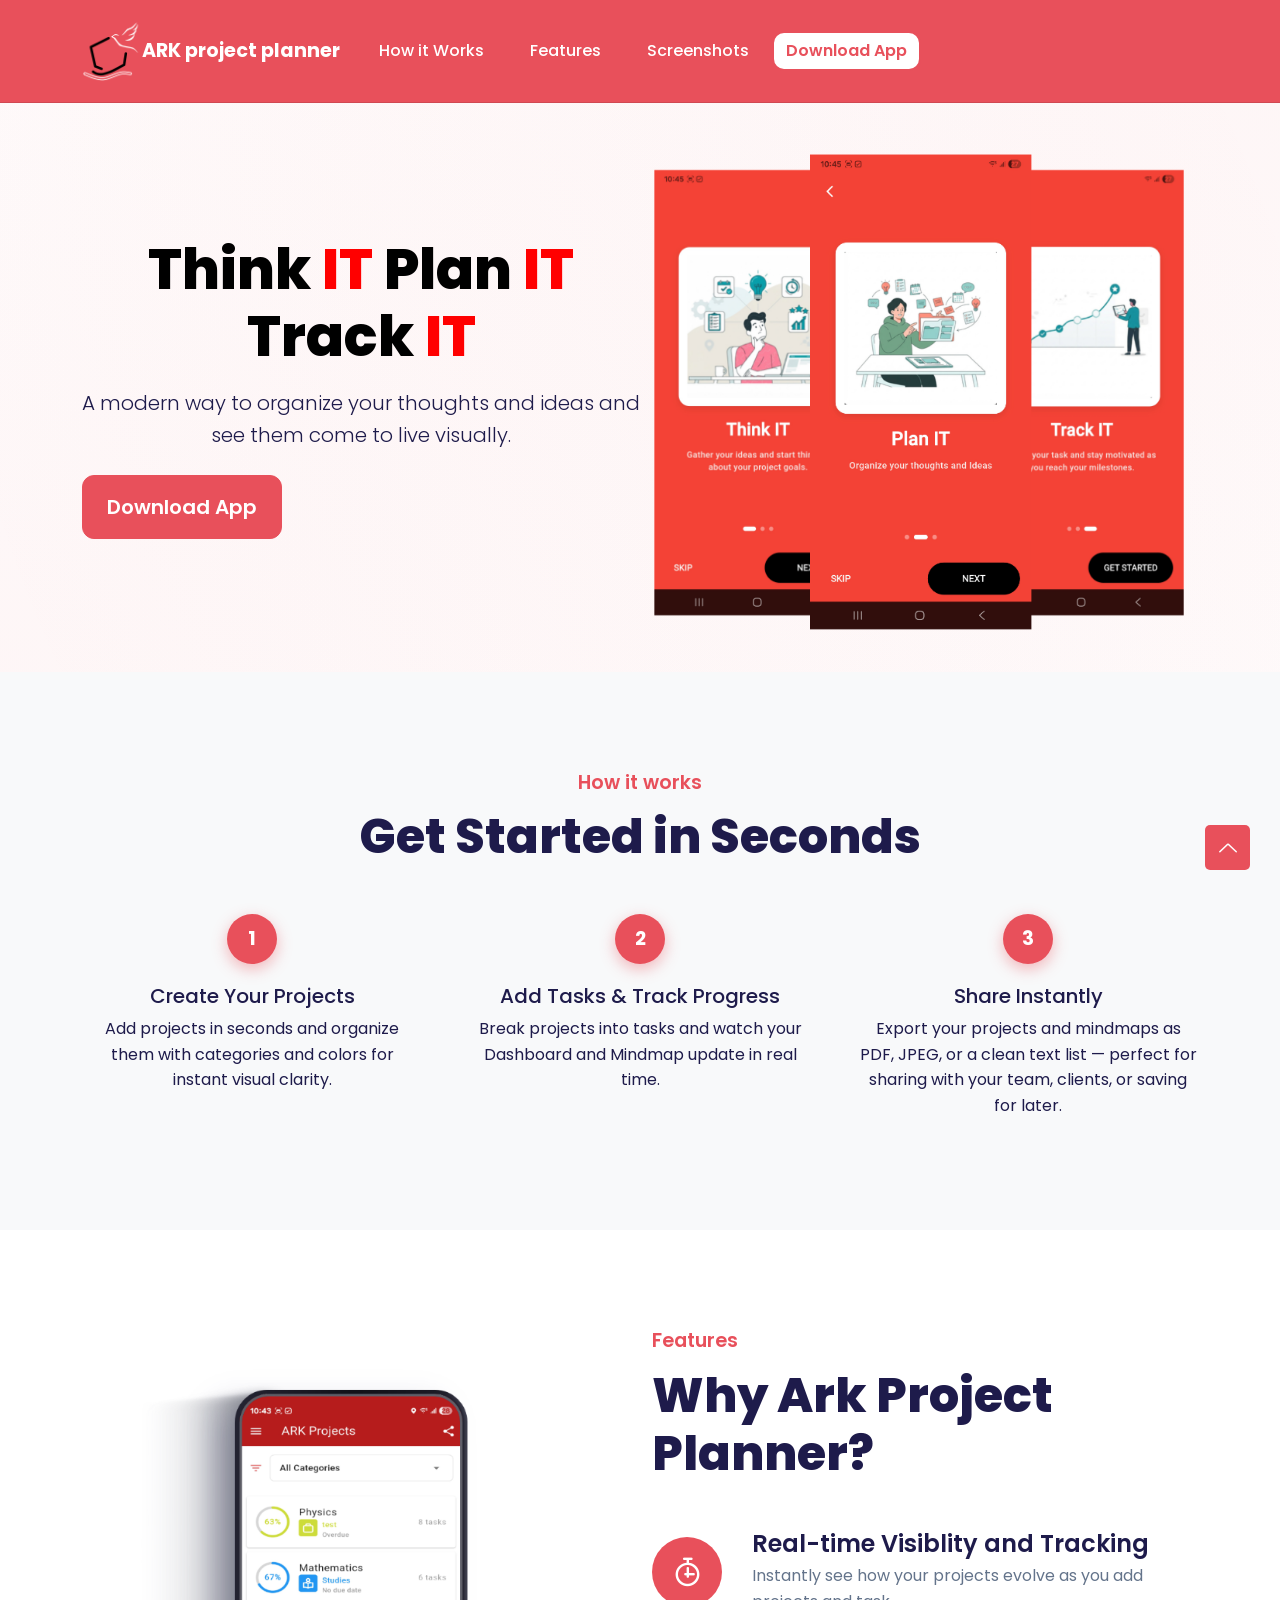
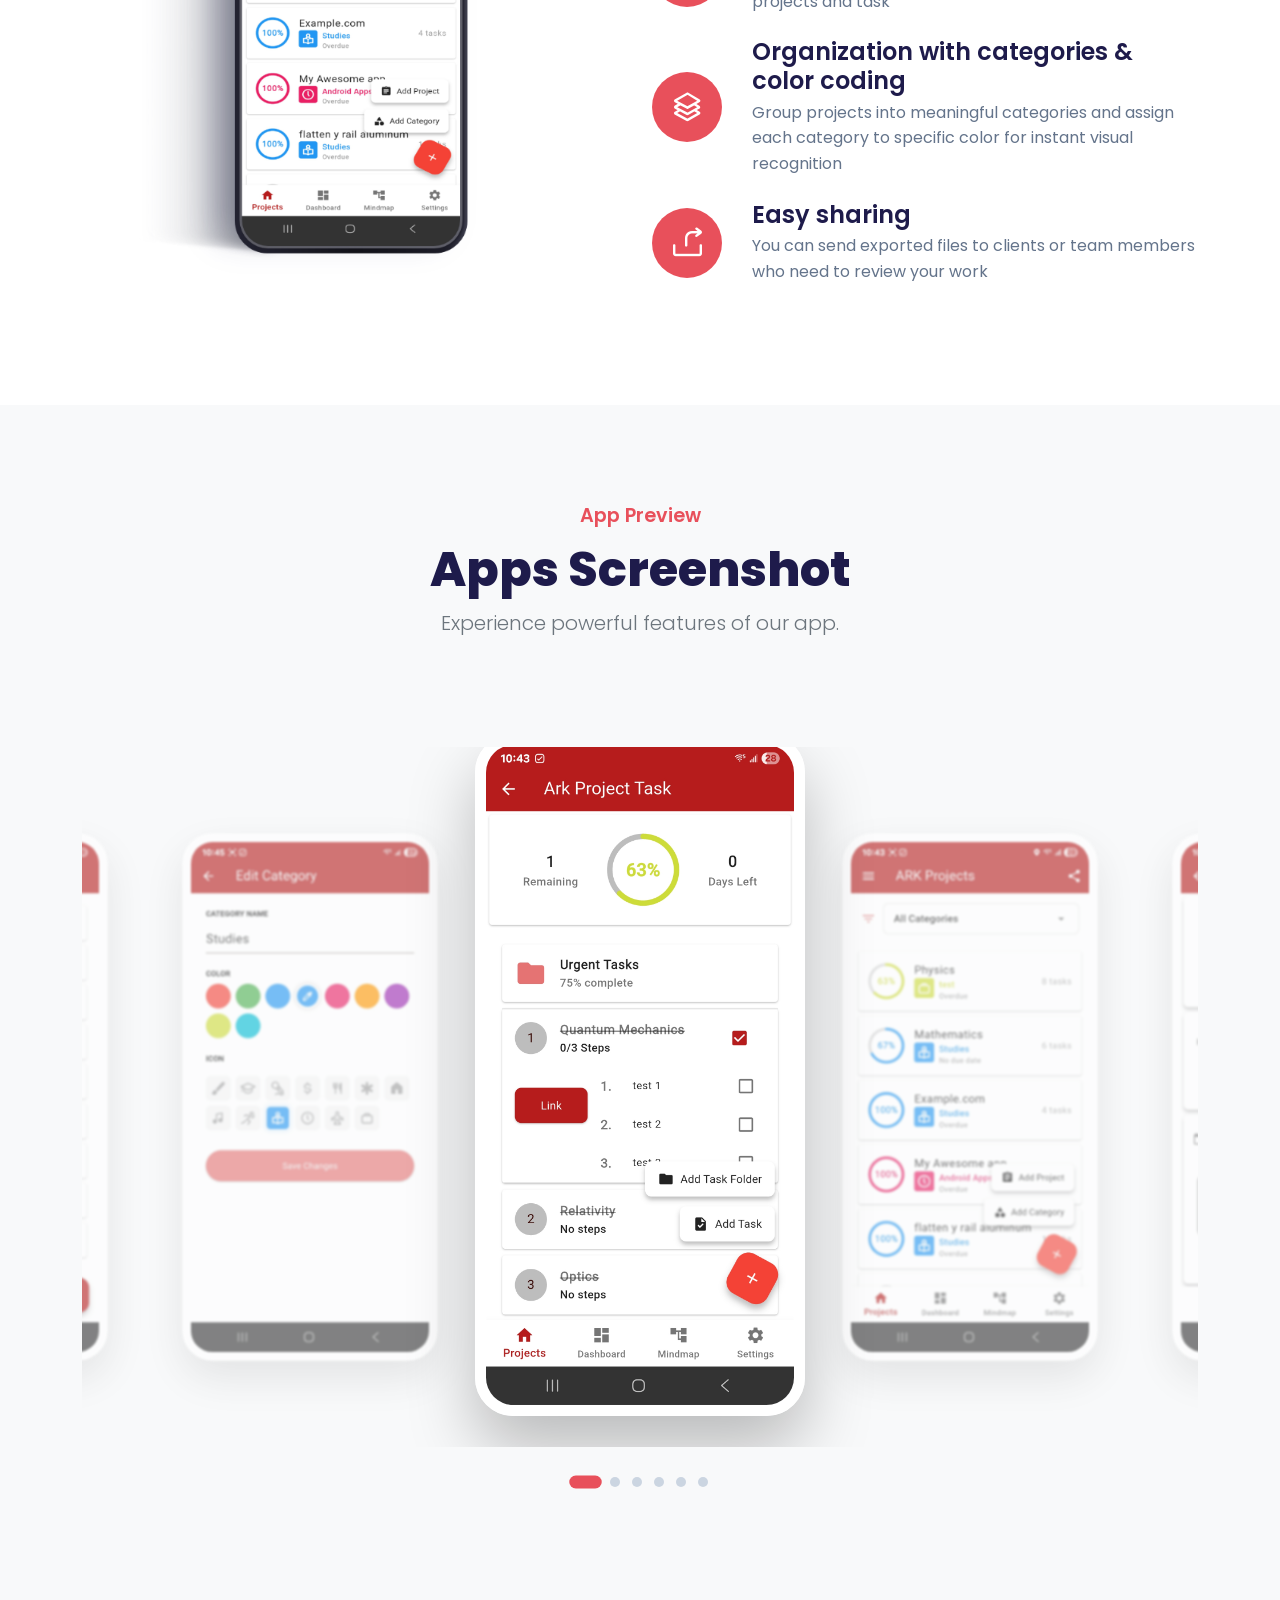
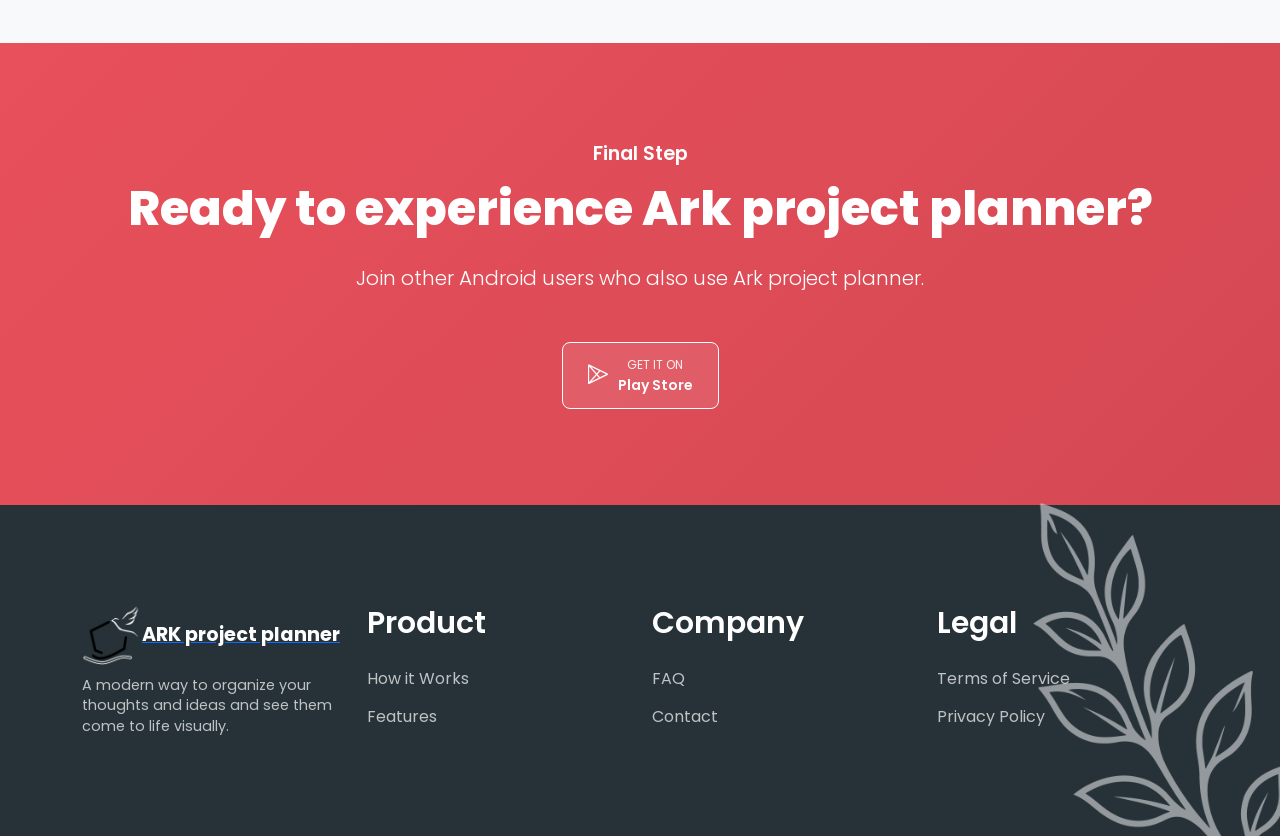
<file: index.html>
<!DOCTYPE html>
<html lang="en">
<head>
    <meta charset="UTF-8">
    <meta name="viewport" content="width=device-width, initial-scale=1.0">
    <title>ARKprojectplanner - Think IT Plan IT Track IT</title>
    <meta name="description" content="A modern way to organize your thoughts and ideas and see them come to life visually.">
    
    <!-- Google Fonts -->
    <link href="https://fonts.googleapis.com/css2?family=Poppins:wght@300;400;600;700&display=swap" rel="stylesheet">
    
    <!-- Bootstrap 5 CSS -->
    <link rel="stylesheet" href="assets/css/bootstrap-5.0.0-alpha-2.min.css">
    <!-- LineIcons -->
    <link rel="stylesheet" href="assets/css/LineIcons.2.0.css">
    <!-- Custom CSS -->
    <link rel="stylesheet" href="assets/css/main.css">
</head>
<body>

    <!-- Navigation -->
    <nav class="navbar navbar-expand-lg navbar-light sticky-top">
        <div class="container">
            <a class="navbar-brand d-flex align-items-center" href="#">
                <img src="assets/img/logo/arklogo.png" alt="ARK Logo" width="60" class="me-2">
                <span class="brand-name">ARK project planner</span>
            </a>
            <button class="navbar-toggler" type="button" data-bs-toggle="collapse" data-bs-target="#navbarNav">
                <span class="toggler-icon"></span>
                <span class="toggler-icon"></span>
                <span class="toggler-icon"></span>
            </button>
            <div class="collapse navbar-collapse" id="navbarNav">
                <ul class="navbar-nav ms-auto align-items-center">
                      <li class="nav-item"><a class="nav-link page-scroll" href="#how-it-works">How it Works</a></li>
                      <li class="nav-item"><a class="nav-link page-scroll" href="#features">Features</a></li>
                      <li class="nav-item"><a class="nav-link page-scroll" href="#screenshots">Screenshots</a></li>
                <li class="nav-item">
<a class="btn btn-primary nav-download-btn ms-lg-3" href="#download">Download App</a>
                    </li>
                </ul>
            </div>
        </div>
    </nav>

    <!-- Hero Section -->
    <section id="home" class="hero-section">
        <div class="container">
            <div class="row align-items-center g-0">
                <div class="col-lg-6">
                    <div class="hero-content text-center text-lg-start py-5">
                        <h1 class="display-4 fw-extra-bold mb-3"><span style="color: black;">Think</span> <span style="color: red;">IT</span> <span style="color: black;">Plan</span> <span style="color: red;">IT</span> <span style="color: black;">Track</span> <span style="color: red;">IT</span></h1>
                        <p class="lead mb-4"> A modern way to organize your thoughts and ideas and see them come to live visually.</p>
                        <div class="d-flex flex-column flex-sm-row justify-content-center justify-content-lg-start gap-3">
                            <a href="#download" class="btn btn-primary btn-lg px-4 py-3">Download App</a>
                        </div>
                    </div>
                </div>
                <div class="col-lg-6">
                    <div class="hero-img text-center">
                        <img src="assets/img/hero/Ark_Projects_Mockup_2.png" alt="Hero Image">
                    </div>
                </div>
            </div>
        </div>
    </section>
    
    <!-- How it Works -->
    <section id="how-it-works" class="py-5 bg-light">
        <div class="container py-5">
                <div class="text-center mb-5">
                    <span class="section-overline">How it works</span>
                    <h2 class="display-5 fw-extra-bold">Get Started in Seconds</h2>
            </div>
            <div class="row text-center g-5">
                <div class="col-md-4">
                    <div class="step-number">1</div>
                    <h5>Create Your Projects</h5>
                    <p>Add projects in seconds and organize them with categories and colors for instant visual clarity.</p>
                </div>
                <div class="col-md-4">
                    <div class="step-number">2</div>
                    <h5>Add Tasks & Track Progress</h5>
                    <p>Break projects into tasks and watch your Dashboard and Mindmap update in real time.</p>
                </div>
                <div class="col-md-4">
                    <div class="step-number">3</div>
                    <h5>Share Instantly</h5>
                    <p>Export your projects and mindmaps as PDF, JPEG, or a clean text list — perfect for sharing with your team, clients, or saving for later.</p>
                </div>
            </div>
        </div>
    </section>

<!-- Features Section -->
    <section id="features" class="py-5">
        <div class="container py-5">
            <div class="row align-items-center">
                <div class="col-lg-6 mb-5 mb-lg-0">
                        <div class="features-hero-img text-center">
                            <img src="assets/img/Features/Ark_Projects_Mockup_3.png" alt="Core Features Phone Mockup">
                        </div>
                </div>
                <div class="col-lg-6">
                    <div class="features-content text-start">
                        <span class="section-overline">Features</span>
                        <h2 class="display-5 fw-extra-bold mb-5">Why Ark Project Planner?</h2>
                        
                        <div class="feature-list">
                            <div class="feature-list-item d-flex align-items-center mb-4">
                                <div class="feature-list-icon">
                                    <i class="lni lni-timer"></i>
                                </div>
                                <div class="feature-text">
                                     <h4 class="mb-1">Real-time Visiblity and Tracking</h4>
                                     <p>Instantly see how your projects evolve as you add projects and task</p>
                                </div>
                            </div>
                            <div class="feature-list-item d-flex align-items-center mb-4">
                                <div class="feature-list-icon">
                                    <i class="lni lni-layers"></i>
                                </div>
                                <div class="feature-text">
                                    <h4 class="mb-1">Organization with categories & color coding</h4>
                                    <p>Group projects into meaningful categories and assign each category to specific color for instant visual recognition</p>
                                </div>
                            </div>
                            <div class="feature-list-item d-flex align-items-center mb-4">
                                <div class="feature-list-icon">
                                    <i class="lni lni-share"></i>
                                </div>
                                <div class="feature-text">
                                    <h4 class="mb-1">Easy sharing</h4>
                                    <p>You can send exported files to clients or team members who need to review your work</p>
                                </div>
                            </div>
                        </div>
                    </div>
                </div>
            </div>
        </div>
    </section>

    <!-- App Screenshots Section -->
    <section id="screenshots" class="py-5 bg-light">
        <div class="container py-5">
            <div class="text-center mb-5">
                <span class="section-overline">App Preview</span>
                <h2 class="display-5 fw-extra-bold">Apps Screenshot</h2>
                <p class="lead text-muted mx-auto" style="max-width: 700px;">
                    Experience powerful features of our app.
                </p>
            </div>

            <div class="screenshot-carousel-container">
                <div class="screenshot-track">
                    <div class="screenshot-window">
                        <img src="assets/img/screenshots/Screenshot_1.jpg" alt="App Screenshot 1">
                    </div>
                    <div class="screenshot-window active">
                        <img src="assets/img/screenshots/Screenshot_2.jpg" alt="App Screenshot 2">
                    </div>
                    <div class="screenshot-window">
                        <img src="assets/img/screenshots/Screenshot_3.jpg" alt="App Screenshot 3">
                    </div>
                    <div class="screenshot-window">
                        <img src="assets/img/screenshots/Screenshot_4.jpg" alt="App Screenshot 4">
                    </div>
                    <div class="screenshot-window">
                        <img src="assets/img/screenshots/Screenshot_5.jpg" alt="App Screenshot 5">
                    </div>
                    <div class="screenshot-window">
                        <img src="assets/img/screenshots/Screenshot_6.jpg" alt="App Screenshot 6">
                    </div>                   
                </div>
                <div class="screenshot-pagination">
                    <div class="pagination-dot" data-index="0"></div>
                    <div class="pagination-dot" data-index="1"></div>
                    <div class="pagination-dot" data-index="2"></div>
                    <div class="pagination-dot" data-index="3"></div>
                    <div class="pagination-dot" data-index="4"></div>
                    <div class="pagination-dot" data-index="5"></div>
                </div>
            </div>
        </div>
    </section>

    <!-- Download Section -->
    <section id="download" class="py-5 text-center bg-primary text-white">
        <div class="container py-5">
            <span class="section-overline text-white opacity-75">Final Step</span>
            <h2 class="display-5 fw-extra-bold mb-4 text-white">Ready to experience Ark project planner?</h2>
            <p class="lead mb-5 opacity-75">Join other Android users who also use Ark project planner.</p>
            <a href="#" class="app-btn mx-auto" style="display: inline-flex;">
                <span class="icon"><i class="lni lni-play-store"></i></span>
                <span class="text">GET IT ON <b>Play Store</b></span>
            </a>
        </div>
    </section>

    <!-- Footer start -->
    <footer id="footer" class="footer pt-100 pb-70">
        <div class="footer-shape">
            <img src="assets/img/footer/arkplanner_footer-right.png" alt="" class="shape shape-2">
        </div>
        <div class="container">
            <div class="row">
                <div class="col-lg-3 col-md-6">
                    <div class="footer-widget">
                        <div class="logo">
                            <a class="d-flex align-items-center" href="index.html">
                                <img src="assets/img/logo/arklogo.png" alt="ARK Logo" width="60" class="me-2">
                                <span class="brand-name" style="color: #fff; font-weight: 700; font-size: 1.2rem;">ARK project planner</span>
                            </a>
                            <p style="color: rgba(255, 255, 255, 0.7); font-size: 0.9rem; margin-top: 10px; line-height: 1.4;">A modern way to organize your thoughts and ideas and see them come to life visually.</p>
                        </div>
                    </div>
                </div>

                <div class="col-lg-3 col-md-6">
                    <div class="footer-widget">
                        <h3>Product</h3>
                        <ul class="links">
                            <li><a href="index.html#how-it-works">How it Works</a></li>
                            <li><a href="index.html#features">Features</a></li>
                        </ul>
                    </div>
                </div>
                <div class="col-lg-3 col-md-6">
                    <div class="footer-widget">
                        <h3>Company</h3>
                        <ul class="links">
                            <li><a href="faq.html">FAQ</a></li>
                                <li><a href="mailto:support@arkprojectplanner.com?subject=ARK%20Project%20Planner%20Inquiry">Contact</a></li>
                        </ul>
                    </div>
                </div>
                <div class="col-lg-3 col-md-6">
                    <div class="footer-widget">
                        <h3>Legal</h3>
                        <ul class="links">
                            <li><a href="terms.html">Terms of Service</a></li>
                            <li><a href="privacy.html">Privacy Policy</a></li>
                        </ul>
                    </div>
                </div>
            </div>
        </div>
    </footer>
    <!-- Footer end -->

    <!-- Scroll Top -->
    <a href="#home" class="scroll-top btn-hover">
        <i class="lni lni-chevron-up"></i>
    </a>

    <!-- Scripts -->
    <script src="assets/js/bootstrap.5.0.0.alpha-2-min.js"></script>
    <script src="assets/js/main.js"></script>
</body>
</html>
</file>
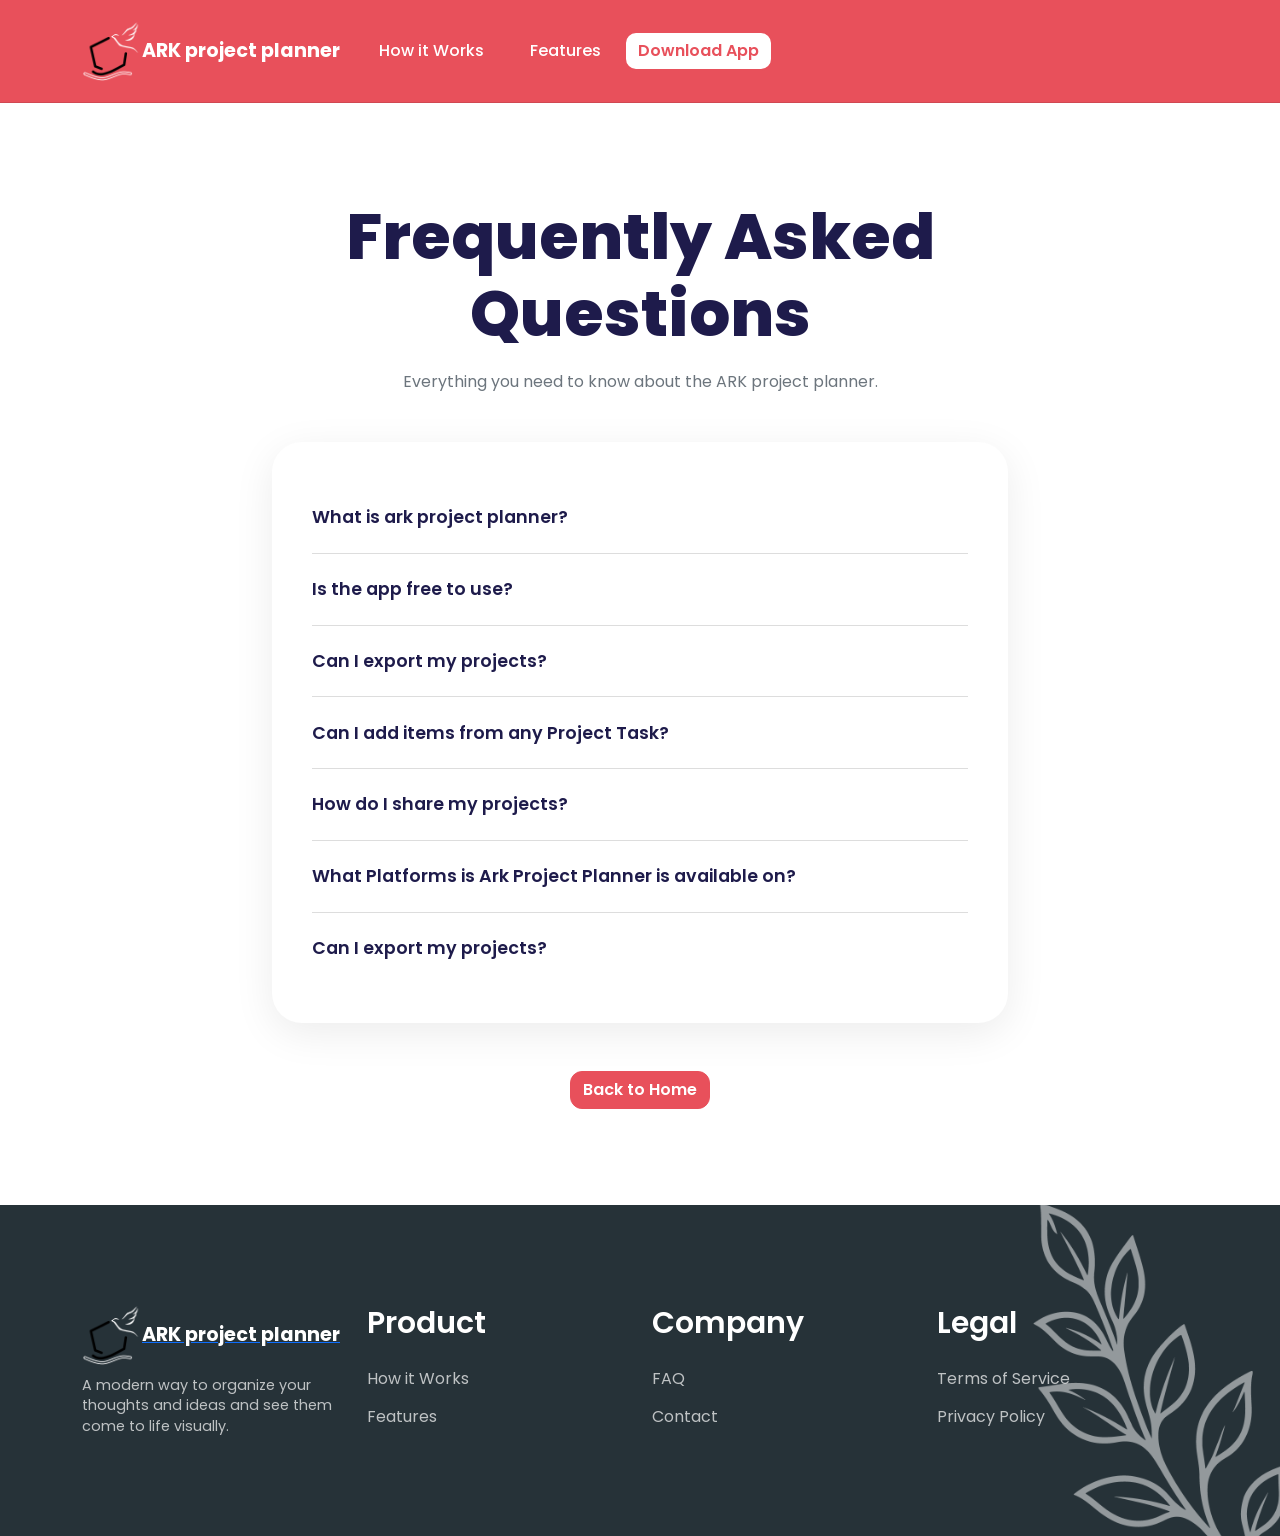
<file: faq.html>
<!DOCTYPE html>
<html lang="en">
<head>
    <meta charset="UTF-8">
    <meta name="viewport" content="width=device-width, initial-scale=1.0">
    <title>FAQ - ARKprojectplanner</title>
    <meta name="description" content="Frequently Asked Questions about the Ark project planner Android app.">
    
    <!-- Google Fonts -->
    <link href="https://fonts.googleapis.com/css2?family=Poppins:wght@300;400;600;700&display=swap" rel="stylesheet">
    
    <!-- Bootstrap 5 CSS -->
    <link rel="stylesheet" href="assets/css/bootstrap-5.0.0-alpha-2.min.css">
    <!-- LineIcons -->
    <link rel="stylesheet" href="assets/css/LineIcons.2.0.css">
    <!-- Custom CSS -->
    <link rel="stylesheet" href="assets/css/main.css">
</head>
<body>

    <!-- Navigation -->
    <nav class="navbar navbar-expand-lg navbar-light sticky-top">
        <div class="container">
            <a class="navbar-brand d-flex align-items-center" href="index.html">
                <img src="assets/img/logo/arklogo.png" alt="ARK Logo" width="60" class="me-2">
                <span class="brand-name">ARK project planner</span>
            </a>
            <button class="navbar-toggler" type="button" data-bs-toggle="collapse" data-bs-target="#navbarNav">
                <span class="toggler-icon"></span>
                <span class="toggler-icon"></span>
                <span class="toggler-icon"></span>
            </button>
            <div class="collapse navbar-collapse" id="navbarNav">
                <ul class="navbar-nav ms-auto align-items-center">
                    <li class="nav-item"><a class="nav-link" href="index.html#how-it-works">How it Works</a></li>
                    <li class="nav-item"><a class="nav-link" href="index.html#features">Features</a></li>
                    <li class="nav-item">
                        <a class="btn btn-primary nav-download-btn ms-lg-3" href="index.html#download">Download App</a>
                    </li>
                </ul>
            </div>
        </div>
    </nav>

    <!-- FAQ Content -->
    <section class="py-5">
        <div class="container py-5">
            <div class="row justify-content-center">
                <div class="col-lg-8">
                    <div class="text-center mb-5">
                        <h1 class="display-3 fw-extra-bold mb-3">Frequently Asked Questions</h1>
                        <p class="text-muted">Everything you need to know about the ARK project planner.</p>
                    </div>

                    <div class="faq-card">
                        <div class="custom-faq-accordion">
                            <details class="faq-item">
                                <summary>What is ark project planner?</summary>
                                <div class="faq-answer">
                                    Ark Project Planner is a project manager app to plan, create and manage project tasks and to provide a visual overview of your progress
                                </div>
                            </details>
                            <details class="faq-item">
                                <summary>Is the app free to use?</summary>
                                <div class="faq-answer">
                                    Yes. The app is free to use with a limit of 3 projects. Optional premium upgrades are available for unlimited projects and additional features.
                                </div>
                            </details>
                            <details class="faq-item">
                                <summary>Can I export my projects?</summary>
                                <div class="faq-answer">
                                    Yes! Select your project, select the Mindmap and then select the Export option
                                </div>
                            </details>
                            <details class="faq-item">
                                <summary>Can I add items from any Project Task?</summary>
                                <div class="faq-answer">
                                    Yes! Ark Project Planner works with any online retailer. You can add items from Amazon, Etsy, local boutiques, or any website.
                                </div>
                            </details>
                            <details class="faq-item">
                                <summary>How do I share my projects?</summary>
                                <div class="faq-answer">
                                    You can share your projects via a direct link, email, text message, or social media. Just tap the share button on your app.
                                </div>
                            </details>
                            <details class="faq-item">
                                <summary>What Platforms is Ark Project Planner is available on?</summary>
                                <div class="faq-answer">
                                    Ark Project Planner is available on Android devices
                                </div>
                            </details>
                            <details class="faq-item">
                                <summary>Can I export my projects?</summary>
                                <div class="faq-answer">
                                    Yes! Select your project, select Mindmap and then select the Export option
                                </div>
                            </details>
                        </div>
                    </div>
                    </div>

                    <div class="mt-5 text-center">
                        <a href="index.html" class="btn btn-primary">Back to Home</a>
                    </div>
                </div>
            </div>
        </div>
    </section>

    <!-- Footer start -->
    <footer id="footer" class="footer pt-100 pb-70">
        <div class="footer-shape">
            <img src="assets/img/footer/arkplanner_footer-right.png" alt="" class="shape shape-2">
        </div>
        <div class="container">
            <div class="row">
                <div class="col-lg-3 col-md-6">
                    <div class="footer-widget">
                        <div class="logo">
                            <a class="d-flex align-items-center" href="index.html">
                                <img src="assets/img/logo/arklogo.png" alt="ARK Logo" width="60" class="me-2">
                                <span class="brand-name" style="color: #fff; font-weight: 700; font-size: 1.2rem;">ARK project planner</span>
                            </a>
                            <p style="color: rgba(255, 255, 255, 0.7); font-size: 0.9rem; margin-top: 10px; line-height: 1.4;">A modern way to organize your thoughts and ideas and see them come to life visually.</p>
                        </div>
                    </div>
                </div>

                <div class="col-lg-3 col-md-6">
                    <div class="footer-widget">
                        <h3>Product</h3>
                        <ul class="links">
                            <li><a href="index.html#how-it-works">How it Works</a></li>
                            <li><a href="index.html#features">Features</a></li>
                        </ul>
                    </div>
                </div>
                <div class="col-lg-3 col-md-6">
                    <div class="footer-widget">
                        <h3>Company</h3>
                        <ul class="links">
                            <li><a href="faq.html">FAQ</a></li>
                                <li><a href="mailto:support@arkprojectplanner.com?subject=ARK%20Project%20Planner%20Inquiry">Contact</a></li>
                        </ul>
                    </div>
                </div>
                <div class="col-lg-3 col-md-6">
                    <div class="footer-widget">
                        <h3>Legal</h3>
                        <ul class="links">
                            <li><a href="terms.html">Terms of Service</a></li>
                            <li><a href="privacy.html">Privacy Policy</a></li>
                        </ul>
                    </div>
                </div>
            </div>
        </div>
    </footer>
    <!-- Footer end -->

    <!-- Scripts -->
    <script src="assets/js/bootstrap.5.0.0.alpha-2-min.js"></script>
    <script src="assets/js/main.js"></script>
</body>
</html>
</file>
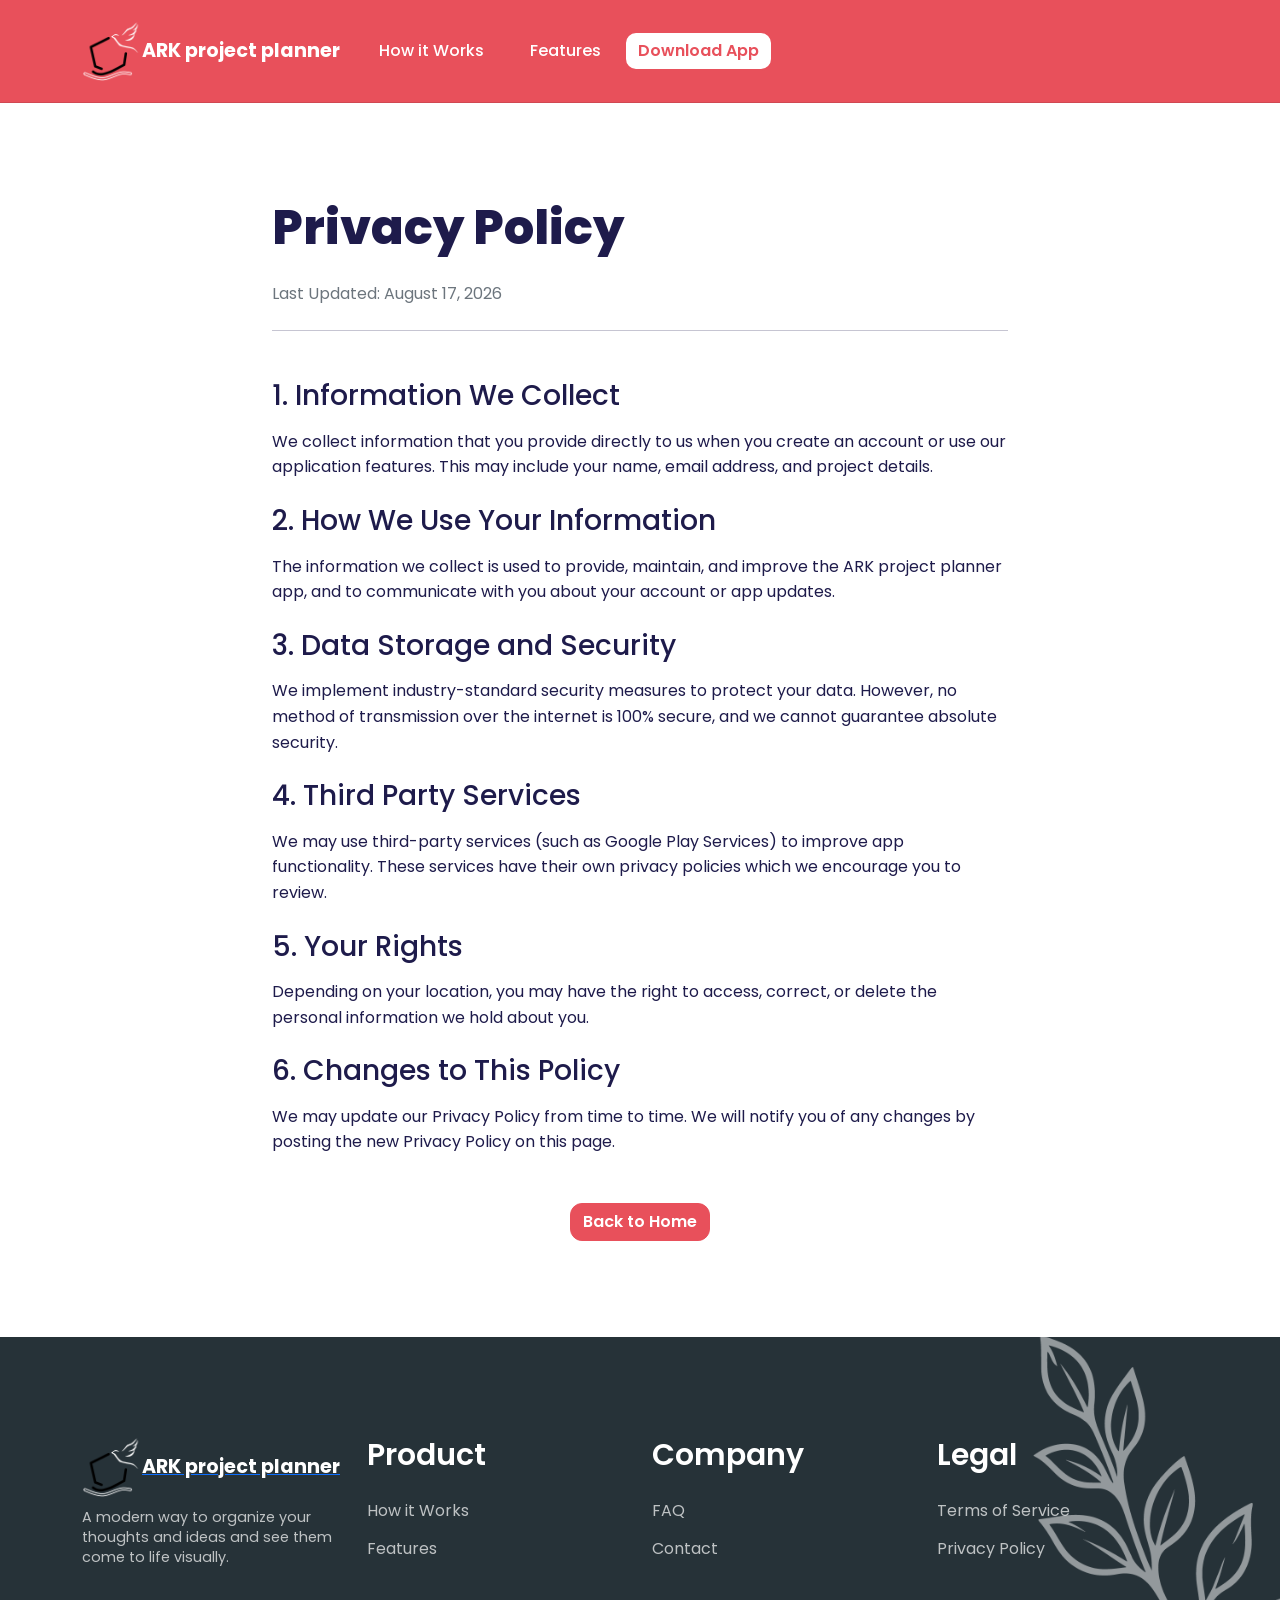
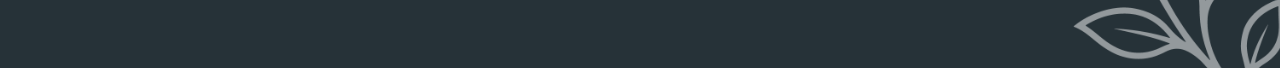
<file: privacy.html>
<!DOCTYPE html>
<html lang="en">
<head>
    <meta charset="UTF-8">
    <meta name="viewport" content="width=device-width, initial-scale=1.0">
    <title>Privacy Policy - ARKprojectplanner</title>
    <meta name="description" content="Privacy Policy for Ark project planner Android app.">
    
    <!-- Google Fonts -->
    <link href="https://fonts.googleapis.com/css2?family=Poppins:wght@300;400;600;700&display=swap" rel="stylesheet">
    
    <!-- Bootstrap 5 CSS -->
    <link rel="stylesheet" href="assets/css/bootstrap-5.0.0-alpha-2.min.css">
    <!-- LineIcons -->
    <link rel="stylesheet" href="assets/css/LineIcons.2.0.css">
    <!-- Custom CSS -->
    <link rel="stylesheet" href="assets/css/main.css">
</head>
<body>

    <!-- Navigation -->
    <nav class="navbar navbar-expand-lg navbar-light sticky-top">
        <div class="container">
            <a class="navbar-brand d-flex align-items-center" href="index.html">
                <img src="assets/img/logo/arklogo.png" alt="ARK Logo" width="60" class="me-2">
                <span class="brand-name">ARK project planner</span>
            </a>
            <button class="navbar-toggler" type="button" data-bs-toggle="collapse" data-bs-target="#navbarNav">
                <span class="toggler-icon"></span>
                <span class="toggler-icon"></span>
                <span class="toggler-icon"></span>
            </button>
            <div class="collapse navbar-collapse" id="navbarNav">
                <ul class="navbar-nav ms-auto align-items-center">
                    <li class="nav-item"><a class="nav-link" href="index.html#how-it-works">How it Works</a></li>
                    <li class="nav-item"><a class="nav-link" href="index.html#features">Features</a></li>
                <li class="nav-item">
<a class="btn btn-primary nav-download-btn ms-lg-3" href="index.html#download">Download App</a>
                    </li>
                </ul>
            </div>
        </div>
    </nav>

    <!-- Privacy Content -->
    <section class="py-5">
        <div class="container py-5">
            <div class="row justify-content-center">
                <div class="col-lg-8">
                    <h1 class="display-5 fw-extra-bold mb-4">Privacy Policy</h1>
                    <p class="text-muted">Last Updated: August 17, 2026</p>
                    <hr class="my-4">
                    
                    <div class="privacy-content mt-5">
                        <h3 class="fw-bold mb-3">1. Information We Collect</h3>
                        <p>We collect information that you provide directly to us when you create an account or use our application features. This may include your name, email address, and project details.</p>
                        
                        <h3 class="fw-bold mb-3 mt-4">2. How We Use Your Information</h3>
                        <p>The information we collect is used to provide, maintain, and improve the ARK project planner app, and to communicate with you about your account or app updates.</p>
                        
                        <h3 class="fw-bold mb-3 mt-4">3. Data Storage and Security</h3>
                        <p>We implement industry-standard security measures to protect your data. However, no method of transmission over the internet is 100% secure, and we cannot guarantee absolute security.</p>
                        
                        <h3 class="fw-bold mb-3 mt-4">4. Third Party Services</h3>
                        <p>We may use third-party services (such as Google Play Services) to improve app functionality. These services have their own privacy policies which we encourage you to review.</p>
                        
                        <h3 class="fw-bold mb-3 mt-4">5. Your Rights</h3>
                        <p>Depending on your location, you may have the right to access, correct, or delete the personal information we hold about you.</p>
                        
                        <h3 class="fw-bold mb-3 mt-4">6. Changes to This Policy</h3>
                        <p>We may update our Privacy Policy from time to time. We will notify you of any changes by posting the new Privacy Policy on this page.</p>
                    </div>
                    
                    <div class="mt-5 text-center">
                        <a href="index.html" class="btn btn-primary">Back to Home</a>
                    </div>
                </div>
            </div>
        </div>
    </section>

    <!-- Footer start -->
    <footer id="footer" class="footer pt-100 pb-70">
        <div class="footer-shape">
            <img src="assets/img/footer/arkplanner_footer-right.png" alt="" class="shape shape-2">
        </div>
        <div class="container">
            <div class="row">
                <div class="col-lg-3 col-md-6">
                    <div class="footer-widget">
                        <div class="logo">
                            <a class="d-flex align-items-center" href="index.html">
                                <img src="assets/img/logo/arklogo.png" alt="ARK Logo" width="60" class="me-2">
                                <span class="brand-name" style="color: #fff; font-weight: 700; font-size: 1.2rem;">ARK project planner</span>
                            </a>
                            <p style="color: rgba(255, 255, 255, 0.7); font-size: 0.9rem; margin-top: 10px; line-height: 1.4;">A modern way to organize your thoughts and ideas and see them come to life visually.</p>
                        </div>
                    </div>
                </div>

                <div class="col-lg-3 col-md-6">
                    <div class="footer-widget">
                        <h3>Product</h3>
                        <ul class="links">
                            <li><a href="index.html#how-it-works">How it Works</a></li>
                            <li><a href="index.html#features">Features</a></li>
                        </ul>
                    </div>
                </div>
                <div class="col-lg-3 col-md-6">
                    <div class="footer-widget">
                        <h3>Company</h3>
                        <ul class="links">
                            <li><a href="faq.html">FAQ</a></li>
                                <li><a href="mailto:support@arkprojectplanner.com?subject=ARK%20Project%20Planner%20Inquiry">Contact</a></li>
                        </ul>
                    </div>
                </div>
                <div class="col-lg-3 col-md-6">
                    <div class="footer-widget">
                        <h3>Legal</h3>
                        <ul class="links">
                            <li><a href="terms.html">Terms of Service</a></li>
                            <li><a href="privacy.html">Privacy Policy</a></li>
                        </ul>
                    </div>
                </div>
            </div>
        </div>
    </footer>
    <!-- Footer end -->

    <!-- Scripts -->
    <script src="assets/js/bootstrap.5.0.0.alpha-2-min.js"></script>
    <script src="assets/js/main.js"></script>
</body>
</html>
</file>
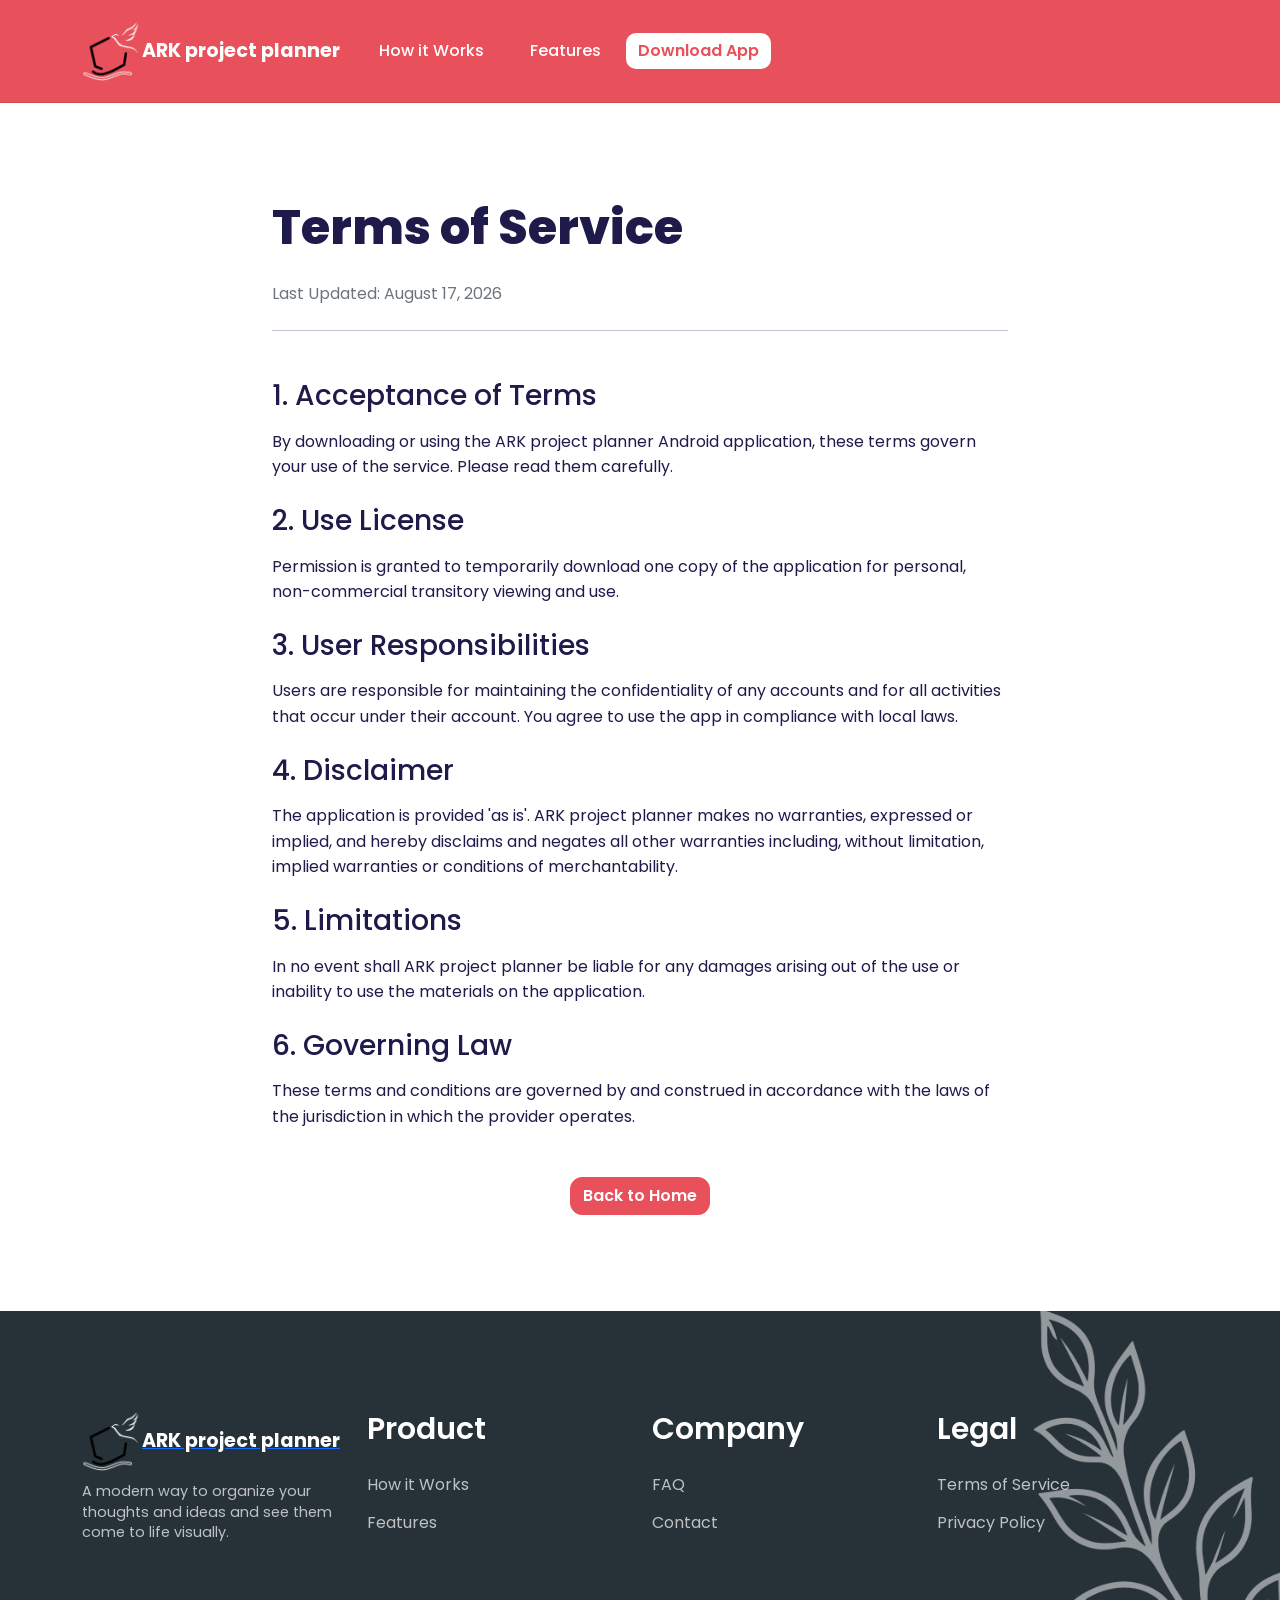
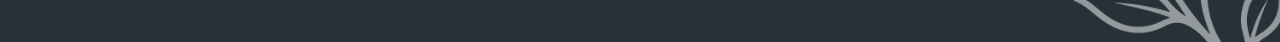
<file: terms.html>
<!DOCTYPE html>
<html lang="en">
<head>
    <meta charset="UTF-8">
    <meta name="viewport" content="width=device-width, initial-scale=1.0">
    <title>Terms of Service - ARKprojectplanner</title>
    <meta name="description" content="Terms of Service for Ark project planner Android app.">
    
    <!-- Google Fonts -->
    <link href="https://fonts.googleapis.com/css2?family=Poppins:wght@300;400;600;700&display=swap" rel="stylesheet">
    
    <!-- Bootstrap 5 CSS -->
    <link rel="stylesheet" href="assets/css/bootstrap-5.0.0-alpha-2.min.css">
    <!-- LineIcons -->
    <link rel="stylesheet" href="assets/css/LineIcons.2.0.css">
    <!-- Custom CSS -->
    <link rel="stylesheet" href="assets/css/main.css">
</head>
<body>

    <!-- Navigation -->
    <nav class="navbar navbar-expand-lg navbar-light sticky-top">
        <div class="container">
            <a class="navbar-brand d-flex align-items-center" href="index.html">
                <img src="assets/img/logo/arklogo.png" alt="ARK Logo" width="60" class="me-2">
                <span class="brand-name">ARK project planner</span>
            </a>
            <button class="navbar-toggler" type="button" data-bs-toggle="collapse" data-bs-target="#navbarNav">
                <span class="toggler-icon"></span>
                <span class="toggler-icon"></span>
                <span class="toggler-icon"></span>
            </button>
            <div class="collapse navbar-collapse" id="navbarNav">
                <ul class="navbar-nav ms-auto align-items-center">
                    <li class="nav-item"><a class="nav-link" href="index.html#how-it-works">How it Works</a></li>
                    <li class="nav-item"><a class="nav-link" href="index.html#features">Features</a></li>
                <li class="nav-item">
<a class="btn btn-primary nav-download-btn ms-lg-3" href="index.html#download">Download App</a>
                    </li>
                </ul>
            </div>
        </div>
    </nav>

    <!-- Terms Content -->
    <section class="py-5">
        <div class="container py-5">
            <div class="row justify-content-center">
                <div class="col-lg-8">
                    <h1 class="display-5 fw-extra-bold mb-4">Terms of Service</h1>
                    <p class="text-muted">Last Updated: August 17, 2026</p>
                    <hr class="my-4">
                    
                    <div class="terms-content mt-5">
                        <h3 class="fw-bold mb-3">1. Acceptance of Terms</h3>
                        <p>By downloading or using the ARK project planner Android application, these terms govern your use of the service. Please read them carefully.</p>
                        
                        <h3 class="fw-bold mb-3 mt-4">2. Use License</h3>
                        <p>Permission is granted to temporarily download one copy of the application for personal, non-commercial transitory viewing and use.</p>
                        
                        <h3 class="fw-bold mb-3 mt-4">3. User Responsibilities</h3>
                        <p>Users are responsible for maintaining the confidentiality of any accounts and for all activities that occur under their account. You agree to use the app in compliance with local laws.</p>
                        
                        <h3 class="fw-bold mb-3 mt-4">4. Disclaimer</h3>
                        <p>The application is provided 'as is'. ARK project planner makes no warranties, expressed or implied, and hereby disclaims and negates all other warranties including, without limitation, implied warranties or conditions of merchantability.</p>
                        
                        <h3 class="fw-bold mb-3 mt-4">5. Limitations</h3>
                        <p>In no event shall ARK project planner be liable for any damages arising out of the use or inability to use the materials on the application.</p>
                        
                        <h3 class="fw-bold mb-3 mt-4">6. Governing Law</h3>
                        <p>These terms and conditions are governed by and construed in accordance with the laws of the jurisdiction in which the provider operates.</p>
                    </div>
                    
                    <div class="mt-5 text-center">
                        <a href="index.html" class="btn btn-primary">Back to Home</a>
                    </div>
                </div>
            </div>
        </div>
    </section>

    <!-- Footer start -->
    <footer id="footer" class="footer pt-100 pb-70">
        <div class="footer-shape">
            <img src="assets/img/footer/arkplanner_footer-right.png" alt="" class="shape shape-2">
        </div>
        <div class="container">
            <div class="row">
                <div class="col-lg-3 col-md-6">
                    <div class="footer-widget">
                        <div class="logo">
                            <a class="d-flex align-items-center" href="index.html">
                                <img src="assets/img/logo/arklogo.png" alt="ARK Logo" width="60" class="me-2">
                                <span class="brand-name" style="color: #fff; font-weight: 700; font-size: 1.2rem;">ARK project planner</span>
                            </a>
                            <p style="color: rgba(255, 255, 255, 0.7); font-size: 0.9rem; margin-top: 10px; line-height: 1.4;">A modern way to organize your thoughts and ideas and see them come to life visually.</p>
                        </div>
                    </div>
                </div>

                <div class="col-lg-3 col-md-6">
                    <div class="footer-widget">
                        <h3>Product</h3>
                        <ul class="links">
                            <li><a href="index.html#how-it-works">How it Works</a></li>
                            <li><a href="index.html#features">Features</a></li>
                        </ul>
                    </div>
                </div>
                <div class="col-lg-3 col-md-6">
                    <div class="footer-widget">
                        <h3>Company</h3>
                        <ul class="links">
                            <li><a href="faq.html">FAQ</a></li>
                                <li><a href="mailto:support@arkprojectplanner.com?subject=ARK%20Project%20Planner%20Inquiry">Contact</a></li>
                        </ul>
                    </div>
                </div>
                <div class="col-lg-3 col-md-6">
                    <div class="footer-widget">
                        <h3>Legal</h3>
                        <ul class="links">
                            <li><a href="terms.html">Terms of Service</a></li>
                            <li><a href="privacy.html">Privacy Policy</a></li>
                        </ul>
                    </div>
                </div>
            </div>
        </div>
    </footer>
    <!-- Footer end -->

    <!-- Scripts -->
    <script src="assets/js/bootstrap.5.0.0.alpha-2-min.js"></script>
    <script src="assets/js/main.js"></script>
</body>
</html>
</file>
<file: assets/css/main.css>
/* ==========================================================================
   SwiftDrop Modern Minimalist Styles
   ========================================================================== */

html {
    scroll-behavior: smooth;
    scroll-padding-top: 80px;
}

:root {
    --primary-color: #E8505B;
    --primary-hover: #D44853;
    --text-dark: #1E1B4B;
    --text-muted: #64748B;
    --bg-light: #F8FAFC;
    --white: #FFFFFF;
    --transition: all 0.3s ease;
    --radius-lg: 24px;
    --radius-md: 12px;
}

body {
    font-family: 'Poppins', sans-serif;
    color: var(--text-dark);
    background-color: var(--white);
    line-height: 1.6;
}

/* --- Navigation --- */
.navbar {
    background-color: #E8505B !important;
    padding: 1rem 0;
    transition: var(--transition);
    border-bottom: 1px solid rgba(0,0,0,0.1);
}

@media (max-width: 991px) {
    .navbar-collapse.show {
        display: block !important;
        visibility: visible !important;
        opacity: 1 !important;
    }
}

.navbar-toggler {
    border: none !important;
    outline: none !important;
    box-shadow: none !important;
    position: relative;
    width: 44px;
    height: 44px;
    display: flex;
    flex-direction: column;
    justify-content: center;
    align-items: center;
    background: transparent !important;
    z-index: 1050;
    cursor: pointer;
}

.toggler-icon {
    width: 24px;
    height: 2px;
    background-color: #FFFFFF;
    display: block;
    position: absolute;
    transition: all 0.3s ease-in-out;
    border-radius: 2px;
}

.toggler-icon:nth-child(1) {
    top: 10px;
}

.toggler-icon:nth-child(2) {
    top: 15px;
}

.toggler-icon:nth-child(3) {
    top: 20px;
}

.navbar-toggler.active .toggler-icon:nth-child(1) {
    top: 15px;
    transform: rotate(45deg);
}

.navbar-toggler.active .toggler-icon:nth-child(2) {
    opacity: 0;
}

.navbar-toggler.active .toggler-icon:nth-child(3) {
    top: 15px;
    transform: rotate(-45deg);
}

.nav-link {
    font-weight: 500;
    color: #FFFFFF !important;
    margin: 0 15px;
    transition: var(--transition);
}

.brand-name {
    font-weight: 700;
    font-size: 1.2rem;
    color: #FFFFFF;
}

.nav-link:hover {
    color: #FFFFFF !important;
}

/* --- Primary Button --- */
.btn-primary {
    background-color: var(--primary-color) !important;
    border-color: var(--primary-color) !important;
    border-radius: var(--radius-md);
    font-weight: 600;
    transition: var(--transition);
}

.navbar .nav-download-btn {
    background-color: #FFFFFF !important;
    color: var(--primary-color) !important;
    border: 2px solid var(--primary-color) !important;
    transition: var(--transition);
}

.navbar .nav-download-btn:hover {
    background-color: var(--primary-color) !important;
    color: #FFFFFF !important;
    border-color: #FFFFFF !important;
}

.btn-primary:hover {
    background-color: var(--white) !important;
    color: var(--primary-color) !important;
    border: 2px solid var(--primary-color) !important;
    transform: translateY(-2px);
    box-shadow: 0 10px 20px rgba(232, 80, 91, 0.2);
}

.btn-outline-secondary {
    border-radius: var(--radius-md);
    border-color: #CBD5E1;
    color: var(--text-dark);
    font-weight: 600;
}

/* --- Hero Section --- */
.hero-section {
    padding: 0;
    background: radial-gradient(circle at top right, rgba(232, 80, 91, 0.05), transparent),
                radial-gradient(circle at bottom left, rgba(232, 80, 91, 0.05), transparent);
}

.hero-section h1 {
    color: var(--text-dark);
    line-height: 1.2;
}

.fw-extra-bold {
    font-weight: 800 !important;
}

.section-overline {
    display: block;
    color: #E8505B; /* Accent color from image */
    font-weight: 600;
    font-size: 1.2rem;
    margin-bottom: 10px;
    text-transform: none;
}

.text-primary {
    color: var(--primary-color) !important;
}

.hero-img {
    position: relative;
    margin: 0 -20px; /* Negative margin to expand beyond column boundaries */
}

.hero-img img {
    border: none;
    border-radius: 0 !important;
    max-width: 110%; /* Slightly larger than the original container */
    width: 110%;
    height: auto;
    object-fit: contain;
    transition: var(--transition);
    margin-left: -5%; /* Center the oversized image */
}

.hero-img img:hover {
    transform: scale(1.05) rotate(1deg);
}

.features-hero-img {
    position: relative;
    margin: 0 -20px;
}

.features-hero-img img {
    border: none;
    border-radius: 0 !important;
    max-width: 110%;
    width: 110%;
    height: auto;
    object-fit: contain;
    transition: var(--transition);
    margin-left: -5%;
}

.features-hero-img img:hover {
    transform: scale(1.05) rotate(1deg);
}

/* --- Features Section --- */
.bg-soft-primary {
    background-color: rgba(232, 80, 91, 0.1);
}

.feature-phone-img {
    max-width: 85%;
    height: auto;
    transform: rotate(-10deg) rotateY(15deg);
    transition: var(--transition);
    filter: drop-shadow(20px 20px 50px rgba(0,0,0,0.15));
}

.features-phone-wrapper:hover .feature-phone-img {
    transform: rotate(-5deg) rotateY(10deg) scale(1.05);
}

.feature-list-icon {
    width: 70px;
    height: 70px;
    background-color: var(--primary-color);
    color: #fff;
    border-radius: 50%;
    display: flex;
    align-items: center;
    justify-content: center;
    font-size: 1.8rem;
    flex-shrink: 0;
    transition: var(--transition);
    margin-right: 30px;
}

.feature-list-item:hover .feature-list-icon {
    transform: scale(1.1);
    background-color: var(--primary-hover);
}

.feature-list-item h4 {
    margin-bottom: 5px;
    font-weight: 600;
}

.feature-list-item p {
    margin-bottom: 0;
    color: var(--text-muted);
}

/* --- How It Works --- */
.step-number {
    width: 50px;
    height: 50px;
    background: var(--primary-color);
    color: white;
    border-radius: 50%;
    display: flex;
    align-items: center;
    justify-content: center;
    margin: 0 auto 20px;
    font-weight: 700;
    font-size: 1.2rem;
    box-shadow: 0 5px 15px rgba(232, 80, 91, 0.4);
}

/* --- Download Section --- */
#download {
    background: linear-gradient(135deg, var(--primary-color), var(--primary-hover)) !important;
    border-radius: 0;
}

#download .btn-light:hover {
    background-color: var(--primary-color) !important;
    color: var(--white) !important;
    border: 2px solid var(--white) !important;
}

#download .btn-light:hover i {
    color: var(--white) !important;
}

/* --- Footer Recreation from Template --- */
.footer {
    background: #263238;
    color: #fff;
    position: relative;
    z-index: 1;
}

.footer-shape {
    position: absolute;
    z-index: -1;
    bottom: 0;
    left: 0;
    width: 100%;
    height: 100%;
}

.footer-shape img.shape {
    position: absolute;
    bottom: 0;
    right: 0;
    opacity: 0.5;
    pointer-events: none;
}

.footer .footer-widget {
    margin-bottom: 30px;
    color: rgba(255, 255, 255, 0.7);
}

.footer .footer-widget h3 {
    color: #fff;
    font-size: 30px;
    font-weight: 600;
    margin-bottom: 25px;
}

.footer .footer-widget ul.links {
    list-style: none;
    padding: 0;
}

.footer .footer-widget ul.links li {
    margin-bottom: 12px;
}

.footer .footer-widget ul.links li a {
    color: rgba(255, 255, 255, 0.7);
    text-decoration: none;
    transition: all 0.3s ease;
    font-size: 16px;
}

.footer .footer-widget ul.links li a:hover {
    color: var(--primary-color);
    padding-left: 5px;
}

.app-btn {
    display: inline-flex;
    align-items: center;
    padding: 12px 25px;
    border-radius: 8px;
    background: rgba(255, 255, 255, 0.1) !important;
    border: 1px solid #fff !important;
    color: #fff !important;
    text-decoration: none !important;
    transition: all 0.3s ease;
}

.app-btn:hover {
    background: rgba(255, 255, 255, 0.2) !important;
    color: #fff !important;
}

.app-btn .icon {
    font-size: 20px;
    margin-right: 10px;
    color: #fff;
}

.app-btn .text {
    font-size: 12px;
    color: rgba(255, 255, 255, 0.9);
}

.app-btn .text b {
    display: block;
    font-size: 14px;
    font-weight: 600;
    color: #fff;
}

.footer .footer-widget .download-btns a:hover {
    background: var(--primary-color);
    border-color: var(--primary-color);
}

.footer .footer-widget .download-btns a .icon {
    font-size: 20px;
    margin-right: 10px;
}

.footer .footer-widget .download-btns a .text {
    font-size: 12px;
    color: rgba(255, 255, 255, 0.7);
}

.footer .footer-widget .download-btns a .text b {
    display: block;
    font-size: 14px;
    font-weight: 600;
    color: #fff;
}

/* --- Floating Scroll Top Button --- */
.scroll-top {
    position: fixed;
    bottom: 30px;
    right: 30px;
    width: 45px;
    height: 45px;
    background: var(--primary-color);
    color: #fff;
    display: flex;
    justify-content: center;
    align-items: center;
    border-radius: 5px;
    z-index: 99;
    cursor: pointer;
    transition: all 0.3s ease-out 0s;
    text-decoration: none;
}

.scroll-top:hover {
    background: var(--primary-hover);
    box-shadow: 0px 10px 20px rgba(232, 80, 91, 0.4);
}

.scroll-top i {
    font-size: 18px;
}

/* Responsive Adjustments */
@media (max-width: 991px) {
    .hero-section {
        padding: 60px 0;
        text-align: center;
    }
}

/* App Screenshots Section */
.screenshot-carousel-container {
    position: relative;
    width: 100%;
    padding: 60px 0;
    overflow: hidden;
}

.screenshot-track {
    display: flex;
    gap: 30px;
    overflow-x: auto;
    scroll-snap-type: x mandatory;
    padding: 40px calc(50% - 150px); /* Center items exactly relative to their 300px width */
    scrollbar-width: none; /* Firefox */
    -ms-overflow-style: none; /* IE/Edge */
    align-items: center;
    transition: all 0.5s ease;
    cursor: grab;
    user-select: none;
}

.screenshot-track:active {
    cursor: grabbing;
}

.screenshot-track::-webkit-scrollbar {
    display: none; /* Chrome/Safari */
}

.screenshot-window {
    flex: 0 0 300px;
    scroll-snap-align: center;
    transition: all 0.5s cubic-bezier(0.4, 0, 0.2, 1);
    transform: scale(0.85);
    opacity: 0.6;
    filter: blur(1px);
    display: flex;
    justify-content: center;
}

.screenshot-window img {
    width: 100%;
    border-radius: 35px;
    box-shadow: 0 20px 50px rgba(0,0,0,0.15);
    border: 10px solid #fff;
    height: auto;
    transition: all 0.5s ease;
}

.screenshot-window.active {
    transform: scale(1.1) translateY(-20px);
    opacity: 1;
    filter: blur(0);
    z-index: 10;
}

.screenshot-window.active img {
    box-shadow: 0 30px 60px rgba(0,0,0,0.25);
}

@media (max-width: 768px) {
    .screenshot-track {
        padding: 20px 20%;
    }
    .screenshot-window {
        flex: 0 0 240px;
    }
}

.screenshot-pagination {
    display: flex;
    justify-content: center;
    gap: 12px;
    margin-top: 30px;
}

.pagination-dot {
    width: 10px;
    height: 10px;
    border-radius: 50%;
    background-color: #CBD5E1;
    cursor: pointer;
    transition: all 0.3s ease;
}

.pagination-dot.active {
    background-color: var(--primary-color);
    transform: scale(1.3);
    width: 25px;
    border-radius: 5px;
}

/* Utility Classes for Footer Padding */
.pt-100 {
    padding-top: 100px !important;
}

.pb-70 {
    padding-bottom: 70px !important;
}

/* --- FAQ Custom Layout --- */
.faq-card {
    background: var(--white);
    border-radius: 30px;
    box-shadow: 0 10px 40px rgba(0,0,0,0.08);
    padding: 40px;
    border: none;
}

.custom-faq-accordion {
    display: flex;
    flex-direction: column;
    gap: 0;
}

.faq-item {
    border-bottom: 1px solid #ddd;
}

.faq-item:last-child {
    border-bottom: none;
}

.faq-item summary {
    padding: 20px 0;
    font-size: 1.1rem;
    font-weight: 600;
    color: var(--text-dark);
    cursor: pointer;
    list-style: none;
    display: flex;
    justify-content: space-between;
    align-items: center;
    outline: none;
    transition: var(--transition);
}

/* Hide default arrow in all browsers */
.faq-item summary::-webkit-details-marker {
    display: none;
}

.faq-item summary::after {
    content: '\f107'; /* LineIcons arrow down */
    font-family: 'LineIcons';
    font-size: 1.2rem;
    transition: transform 0.3s ease;
    color: var(--text-muted);
}

.faq-item[open] summary {
    color: var(--primary-color);
}

.faq-item[open] summary::after {
    transform: rotate(180deg);
}

.faq-answer {
    padding: 0 0 25px 0;
    font-size: 1rem;
    color: var(--text-muted);
    line-height: 1.6;
}
</file>
